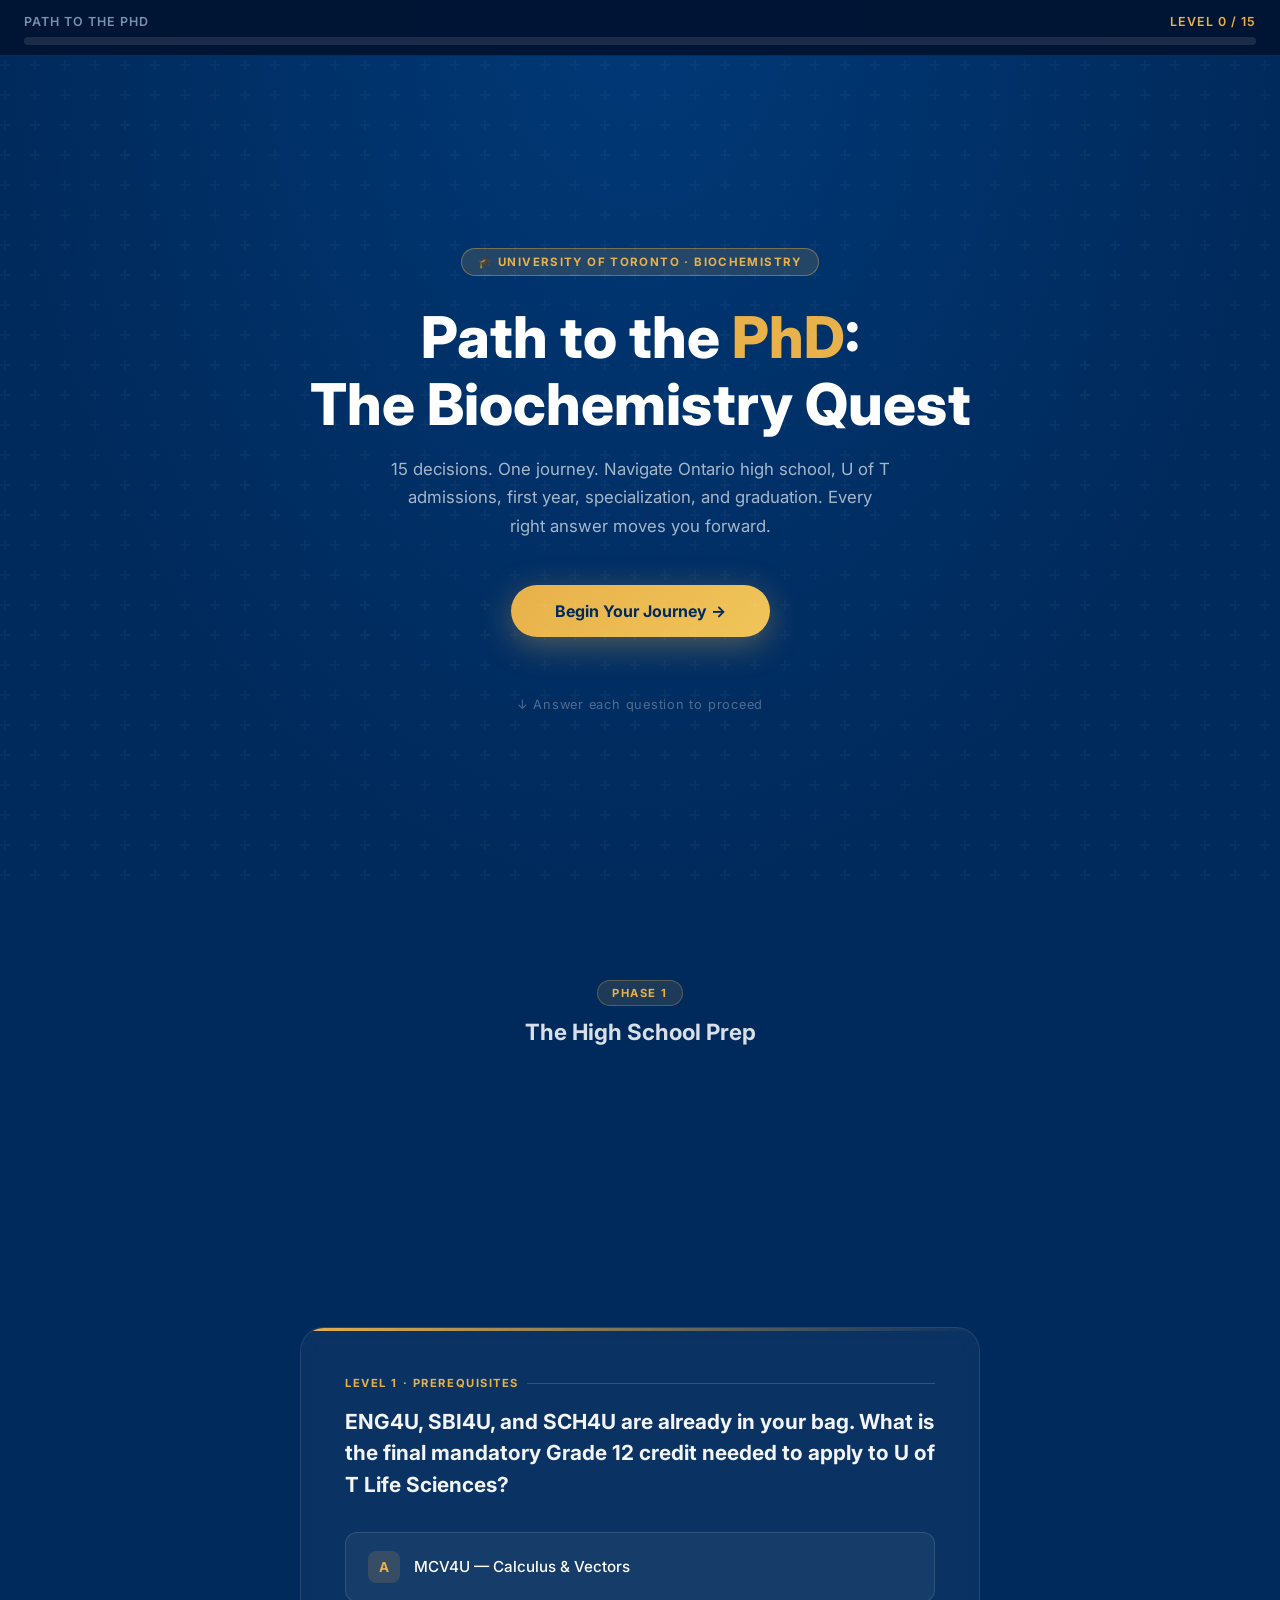
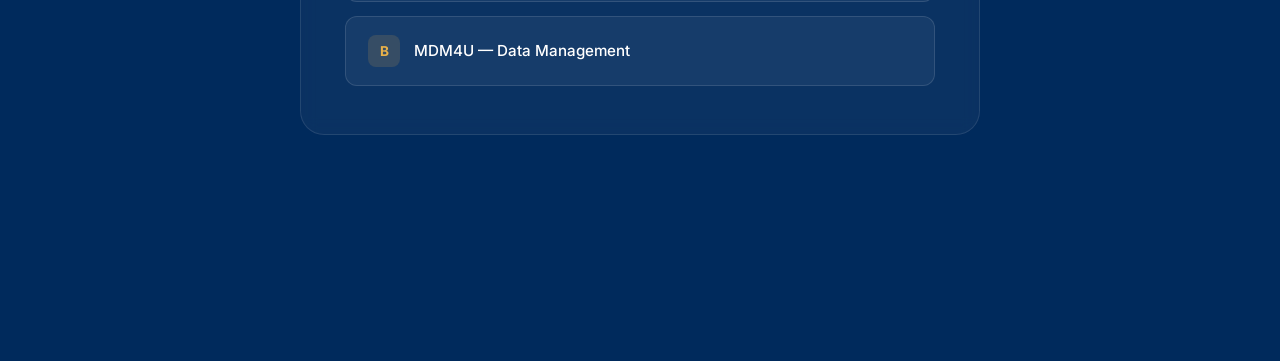
<file: quiz.html>
<!DOCTYPE html>
<html lang="en">

<head>
    <meta charset="UTF-8" />
    <meta name="viewport" content="width=device-width, initial-scale=1.0" />
    <title>Path to the PhD: The Biochemistry Quest</title>
    <link rel="preconnect" href="https://fonts.googleapis.com" />
    <link href="https://fonts.googleapis.com/css2?family=Inter:wght@300;400;600;700;800&display=swap"
        rel="stylesheet" />
    <style>
        /* ── Reset & Base ── */
        *,
        *::before,
        *::after {
            box-sizing: border-box;
            margin: 0;
            padding: 0;
        }

        :root {
            --navy: #002A5C;
            --navy2: #003876;
            --gold: #E8B14A;
            --white: #FFFFFF;
            --light: #EEF2F8;
            --muted: #7a90b1;
            --green: #27ae60;
            --red: #e74c3c;
            --radius: 16px;
        }

        html {
            scroll-behavior: smooth;
            scrollbar-width: none;
        }

        html::-webkit-scrollbar {
            display: none;
        }

        body {
            font-family: 'Inter', sans-serif;
            background: var(--navy);
            color: var(--white);
            min-height: 100vh;
            overflow-x: hidden;
        }

        /* ── Progress Bar ── */
        #progress-container {
            position: fixed;
            top: 0;
            left: 0;
            right: 0;
            z-index: 1000;
            background: rgba(0, 20, 50, 0.95);
            backdrop-filter: blur(12px);
            padding: 14px 24px 10px;
            border-bottom: 1px solid rgba(255, 255, 255, 0.08);
        }

        #progress-header {
            display: flex;
            justify-content: space-between;
            align-items: center;
            margin-bottom: 8px;
            font-size: 0.78rem;
            font-weight: 600;
            letter-spacing: 0.08em;
            text-transform: uppercase;
            color: var(--muted);
        }

        #progress-label {
            color: var(--gold);
        }

        #progress-bar-track {
            height: 8px;
            background: rgba(255, 255, 255, 0.1);
            border-radius: 99px;
            overflow: hidden;
        }

        #progress-bar-fill {
            height: 100%;
            width: 0%;
            background: linear-gradient(90deg, var(--gold), #f5d06e);
            border-radius: 99px;
            transition: width 0.6s cubic-bezier(0.4, 0, 0.2, 1);
            box-shadow: 0 0 12px rgba(232, 177, 74, 0.5);
        }

        /* ── Hero ── */
        #hero {
            min-height: 100vh;
            display: flex;
            flex-direction: column;
            align-items: center;
            justify-content: center;
            text-align: center;
            padding: 120px 24px 60px;
            background: radial-gradient(ellipse at 50% 0%, rgba(0, 80, 160, 0.4) 0%, transparent 70%);
            position: relative;
            overflow: hidden;
        }

        #hero::before {
            content: '';
            position: absolute;
            inset: 0;
            background: url("data:image/svg+xml,%3Csvg width='60' height='60' viewBox='0 0 60 60' xmlns='http://www.w3.org/2000/svg'%3E%3Cg fill='none' fill-rule='evenodd'%3E%3Cg fill='%23ffffff' fill-opacity='0.03'%3E%3Cpath d='M36 34v-4h-2v4h-4v2h4v4h2v-4h4v-2h-4zm0-30V0h-2v4h-4v2h4v4h2V6h4V4h-4zM6 34v-4H4v4H0v2h4v4h2v-4h4v-2H6zM6 4V0H4v4H0v2h4v4h2V6h4V4H6z'/%3E%3C/g%3E%3C/g%3E%3C/svg%3E");
            pointer-events: none;
        }

        .hero-badge {
            display: inline-block;
            background: rgba(232, 177, 74, 0.15);
            border: 1px solid rgba(232, 177, 74, 0.4);
            color: var(--gold);
            font-size: 0.72rem;
            font-weight: 700;
            letter-spacing: 0.12em;
            text-transform: uppercase;
            padding: 6px 16px;
            border-radius: 99px;
            margin-bottom: 28px;
        }

        #hero h1 {
            font-size: clamp(2rem, 5vw, 3.6rem);
            font-weight: 800;
            line-height: 1.15;
            max-width: 700px;
            margin-bottom: 18px;
        }

        #hero h1 span {
            color: var(--gold);
        }

        #hero p {
            font-size: 1.05rem;
            color: rgba(255, 255, 255, 0.65);
            max-width: 500px;
            line-height: 1.7;
            margin-bottom: 44px;
        }

        .btn-start {
            background: linear-gradient(135deg, var(--gold), #f0c55a);
            color: var(--navy);
            font-size: 1rem;
            font-weight: 700;
            padding: 16px 44px;
            border: none;
            border-radius: 99px;
            cursor: pointer;
            text-decoration: none;
            display: inline-block;
            transition: transform 0.2s, box-shadow 0.2s;
            box-shadow: 0 8px 32px rgba(232, 177, 74, 0.35);
        }

        .btn-start:hover {
            transform: translateY(-3px);
            box-shadow: 0 14px 40px rgba(232, 177, 74, 0.45);
        }

        /* ── Phase Headers ── */
        .phase-header {
            text-align: center;
            padding: 80px 24px 16px;
            position: relative;
        }

        .phase-tag {
            display: inline-block;
            background: rgba(232, 177, 74, 0.12);
            border: 1px solid rgba(232, 177, 74, 0.3);
            color: var(--gold);
            font-size: 0.7rem;
            font-weight: 700;
            letter-spacing: 0.14em;
            text-transform: uppercase;
            padding: 5px 14px;
            border-radius: 99px;
            margin-bottom: 12px;
        }

        .phase-header h2 {
            font-size: 1.4rem;
            font-weight: 700;
            opacity: 0.85;
        }

        /* ── Level Sections ── */
        .level-section {
            min-height: 100vh;
            display: flex;
            align-items: center;
            justify-content: center;
            padding: 100px 24px 60px;
        }

        .level-card {
            background: rgba(255, 255, 255, 0.04);
            border: 1px solid rgba(255, 255, 255, 0.1);
            border-radius: 24px;
            padding: 48px 44px;
            max-width: 680px;
            width: 100%;
            backdrop-filter: blur(8px);
            position: relative;
            overflow: hidden;
        }

        .level-card::before {
            content: '';
            position: absolute;
            top: 0;
            left: 0;
            right: 0;
            height: 3px;
            background: linear-gradient(90deg, var(--gold), transparent);
        }

        .level-number {
            font-size: 0.7rem;
            font-weight: 700;
            letter-spacing: 0.14em;
            text-transform: uppercase;
            color: var(--gold);
            margin-bottom: 16px;
            display: flex;
            align-items: center;
            gap: 8px;
        }

        .level-number::after {
            content: '';
            flex: 1;
            height: 1px;
            background: rgba(232, 177, 74, 0.25);
        }

        .level-card h3 {
            font-size: 1.3rem;
            font-weight: 700;
            line-height: 1.5;
            margin-bottom: 32px;
            color: rgba(255, 255, 255, 0.95);
        }

        .choices {
            display: flex;
            flex-direction: column;
            gap: 14px;
        }

        .choice-btn {
            background: rgba(255, 255, 255, 0.05);
            border: 1.5px solid rgba(255, 255, 255, 0.12);
            color: var(--white);
            font-family: 'Inter', sans-serif;
            font-size: 0.95rem;
            font-weight: 500;
            padding: 18px 22px;
            border-radius: 12px;
            cursor: pointer;
            text-align: left;
            transition: all 0.22s ease;
            display: flex;
            align-items: center;
            gap: 14px;
        }

        .choice-btn:hover {
            background: rgba(255, 255, 255, 0.1);
            border-color: rgba(232, 177, 74, 0.5);
            transform: translateX(4px);
        }

        .choice-btn .choice-letter {
            width: 32px;
            height: 32px;
            border-radius: 8px;
            background: rgba(232, 177, 74, 0.15);
            color: var(--gold);
            font-weight: 700;
            font-size: 0.85rem;
            display: flex;
            align-items: center;
            justify-content: center;
            flex-shrink: 0;
        }

        /* ── Completed question state ── */
        .correct-btn {
            background: rgba(39, 174, 96, 0.15) !important;
            border-color: rgba(39, 174, 96, 0.7) !important;
            box-shadow: 0 0 0 3px rgba(39, 174, 96, 0.18), 0 0 24px rgba(39, 174, 96, 0.35) !important;
            color: #5edd95 !important;
        }

        .correct-btn .choice-letter {
            background: rgba(39, 174, 96, 0.3) !important;
            color: #5edd95 !important;
        }

        .done-btn {
            opacity: 0.3 !important;
        }

        .level-section[data-done] .choice-btn {
            cursor: default !important;
            pointer-events: none !important;
        }

        .level-section[data-done] .choice-btn:hover {
            transform: none !important;
            background: rgba(255, 255, 255, 0.05) !important;
            border-color: rgba(255, 255, 255, 0.12) !important;
        }

        .level-section[data-done] .correct-btn:hover {
            background: rgba(39, 174, 96, 0.15) !important;
            border-color: rgba(39, 174, 96, 0.7) !important;
        }

        /* ── Win/Feedback Toasts ── */
        #toast {
            position: fixed;
            bottom: 30px;
            left: 50%;
            transform: translateX(-50%) translateY(100px);
            background: var(--green);
            color: white;
            font-weight: 700;
            font-size: 0.95rem;
            padding: 14px 32px;
            border-radius: 99px;
            z-index: 2000;
            transition: transform 0.4s cubic-bezier(0.34, 1.56, 0.64, 1), opacity 0.3s;
            opacity: 0;
            pointer-events: none;
            box-shadow: 0 8px 32px rgba(0, 0, 0, 0.3);
            white-space: nowrap;
        }

        #toast.show {
            transform: translateX(-50%) translateY(0);
            opacity: 1;
        }

        #toast.error {
            background: var(--red);
        }

        /* ── Hint Box ── */
        .hint-box {
            display: none;
            margin-top: 20px;
            background: rgba(231, 76, 60, 0.1);
            border: 1px solid rgba(231, 76, 60, 0.35);
            border-radius: 12px;
            padding: 16px 20px;
            font-size: 0.9rem;
            color: rgba(255, 255, 255, 0.85);
            line-height: 1.6;
            animation: fadeIn 0.3s ease;
        }

        .hint-box .hint-icon {
            color: #f39c12;
            font-size: 1.1rem;
            margin-right: 6px;
        }

        @keyframes fadeIn {
            from {
                opacity: 0;
                transform: translateY(6px);
            }

            to {
                opacity: 1;
                transform: translateY(0);
            }
        }

        /* ── Final Screen ── */
        #final {
            min-height: 100vh;
            display: flex;
            align-items: center;
            justify-content: center;
            padding: 100px 24px 60px;
        }

        .final-card {
            text-align: center;
            max-width: 660px;
            width: 100%;
        }

        .diploma-icon {
            font-size: 5rem;
            margin-bottom: 28px;
            display: block;
            animation: float 3s ease-in-out infinite;
        }

        @keyframes float {

            0%,
            100% {
                transform: translateY(0);
            }

            50% {
                transform: translateY(-12px);
            }
        }

        .final-card h2 {
            font-size: clamp(1.6rem, 4vw, 2.4rem);
            font-weight: 800;
            color: var(--gold);
            margin-bottom: 16px;
            line-height: 1.25;
        }

        .final-card p {
            font-size: 1.05rem;
            color: rgba(255, 255, 255, 0.65);
            margin-bottom: 40px;
            line-height: 1.7;
        }

        .confetti-burst {
            position: absolute;
            top: 50%;
            left: 50%;
            pointer-events: none;
        }

        /* ── Decorative Elements ── */
        .scroll-hint {
            text-align: center;
            margin-top: 40px;
            font-size: 0.8rem;
            color: rgba(255, 255, 255, 0.3);
            letter-spacing: 0.06em;
            animation: pulse 2s ease-in-out infinite;
        }

        @keyframes pulse {

            0%,
            100% {
                opacity: 0.3;
            }

            50% {
                opacity: 0.7;
            }
        }

        /* ── Locked sections ── */
        .locked {
            display: none !important;
        }

        /* ── Responsive ── */
        @media (max-width: 640px) {
            .level-card {
                padding: 32px 24px;
            }

            #hero h1 {
                font-size: 1.9rem;
            }
        }
    </style>
</head>

<body>

    <!-- ── Fixed Progress Bar ── -->
    <div id="progress-container">
        <div id="progress-header">
            <span>Path to the PhD</span>
            <span id="progress-label">Level 0 / 15</span>
        </div>
        <div id="progress-bar-track">
            <div id="progress-bar-fill"></div>
        </div>
    </div>

    <!-- ── Toast Notification ── -->
    <div id="toast"></div>

    <!-- ══════════════ HERO ══════════════ -->
    <section id="hero">
        <div class="hero-badge">🎓 University of Toronto · Biochemistry</div>
        <h1>Path to the <span>PhD</span>:<br />The Biochemistry Quest</h1>
        <p>15 decisions. One journey. Navigate Ontario high school, U of T admissions, first year, specialization, and
            graduation. Every right answer moves you forward.</p>
        <a href="javascript:void(0)" class="btn-start" onclick="scrollToLevel('lv1')">Begin Your Journey →</a>
        <div class="scroll-hint" style="margin-top:60px;">↓ Answer each question to proceed</div>
    </section>

    <!-- ══════════════ PHASE 1 ══════════════ -->
    <div class="phase-header" id="ph1">
        <div class="phase-tag">Phase 1</div>
        <h2>The High School Prep</h2>
    </div>

    <!-- Level 1 -->
    <section class="level-section" id="lv1">
        <div class="level-card">
            <div class="level-number">Level 1 · Prerequisites</div>
            <h3>ENG4U, SBI4U, and SCH4U are already in your bag. What is the final mandatory Grade 12 credit needed to
                apply to U of T Life Sciences?</h3>
            <div class="choices">
                <button class="choice-btn" onclick="answer(1, true, 'lv2', '', this)">
                    <span class="choice-letter">A</span> MCV4U — Calculus & Vectors
                </button>
                <button class="choice-btn"
                    onclick="answer(1, false, 'lv1', 'MDM4U (Data Management) is a great course, but U of T Life Sciences requires MCV4U Calculus & Vectors as the calculus prerequisite.', this)">
                    <span class="choice-letter">B</span> MDM4U — Data Management
                </button>
            </div>
            <div class="hint-box" id="hint-lv1"></div>
        </div>
    </section>

    <!-- Level 2 -->
    <section class="level-section locked" id="lv2">
        <div class="level-card">
            <div class="level-number">Level 2 · Target Average</div>
            <h3>You are aiming for St. George campus. What is the 'competitive' average range that gives you a realistic
                shot at an offer?</h3>
            <div class="choices">
                <button class="choice-btn"
                    onclick="answer(2, false, 'lv2', 'A 75–80% average is the minimum threshold — but to be competitive at St. George you need to aim significantly higher. Try again!', this)">
                    <span class="choice-letter">A</span> 75–80%
                </button>
                <button class="choice-btn" onclick="answer(2, true, 'lv3', '', this)">
                    <span class="choice-letter">B</span> 88–92%
                </button>
            </div>
            <div class="hint-box" id="hint-lv2"></div>
        </div>
    </section>

    <!-- Level 3 -->
    <section class="level-section locked" id="lv3">
        <div class="level-card">
            <div class="level-number">Level 3 · Course Selection</div>
            <h3>It's course selection time. Which elective is highly recommended for First-Year Physics at U of T?</h3>
            <div class="choices">
                <button class="choice-btn" onclick="answer(3, true, 'lv4', '', this)">
                    <span class="choice-letter">A</span> SPH4U — Physics
                </button>
                <button class="choice-btn"
                    onclick="answer(3, false, 'lv3', 'ICS4U (Computer Science) is useful but not the recommended prep for First-Year Physics. Strong physics background from SPH4U is the key.', this)">
                    <span class="choice-letter">B</span> ICS4U — Computer Science
                </button>
            </div>
            <div class="hint-box" id="hint-lv3"></div>
        </div>
    </section>

    <!-- ══════════════ PHASE 2 ══════════════ -->
    <div class="phase-header locked" id="ph2">
        <div class="phase-tag">Phase 2</div>
        <h2>Admission & Entrance</h2>
    </div>

    <!-- Level 4 -->
    <section class="level-section locked" id="lv4">
        <div class="level-card">
            <div class="level-number">Level 4 · Offer Letter</div>
            <h3>Your offer arrived! What Admission Category are you accepted into as an incoming first-year student?
            </h3>
            <div class="choices">
                <button class="choice-btn" onclick="answer(4, true, 'lv5', '', this)">
                    <span class="choice-letter">A</span> Life Sciences
                </button>
                <button class="choice-btn"
                    onclick="answer(4, false, 'lv4', 'You cannot apply directly to Biochemistry Specialist as an incoming student. You first enter Life Sciences and then choose your Program of Study (POSt) after first year.', this)">
                    <span class="choice-letter">B</span> Biochemistry Specialist
                </button>
            </div>
            <div class="hint-box" id="hint-lv4"></div>
        </div>
    </section>

    <!-- Level 5 -->
    <section class="level-section locked" id="lv5">
        <div class="level-card">
            <div class="level-number">Level 5 · College Choice</div>
            <h3>Time to pick your Federated College. Which college is closest to the Medical Sciences Building — your
                future home base?</h3>
            <div class="choices">
                <button class="choice-btn" onclick="answer(5, true, 'lv6', '', this)">
                    <span class="choice-letter">A</span> University College or New College
                </button>
                <button class="choice-btn"
                    onclick="answer(5, false, 'lv5', 'Victoria College is a beautiful college but it is further east on campus — a longer walk to the Medical Sciences Building. UC and New College are much closer!', this)">
                    <span class="choice-letter">B</span> Victoria College
                </button>
            </div>
            <div class="hint-box" id="hint-lv5"></div>
        </div>
    </section>

    <!-- ══════════════ PHASE 3 ══════════════ -->
    <div class="phase-header locked" id="ph3">
        <div class="phase-tag">Phase 3</div>
        <h2>First Year · The POSt</h2>
    </div>

    <!-- Level 6 -->
    <section class="level-section locked" id="lv6">
        <div class="level-card">
            <div class="level-number">Level 6 · Tuition Reality</div>
            <h3>OSAP is in. Scholarships are applied. Approximately how much is domestic first-year tuition for Life
                Sciences?</h3>
            <div class="choices">
                <button class="choice-btn"
                    onclick="answer(6, false, 'lv6', '$4,000 reflects a much older tuition era. Life Sciences tuition at U of T St. George is currently $6,100+ per year for domestic students.', this)">
                    <span class="choice-letter">A</span> ~$4,000
                </button>
                <button class="choice-btn" onclick="answer(6, true, 'lv7', '', this)">
                    <span class="choice-letter">B</span> $6,100+
                </button>
            </div>
            <div class="hint-box" id="hint-lv6"></div>
        </div>
    </section>

    <!-- Level 7 -->
    <section class="level-section locked" id="lv7">
        <div class="level-card">
            <div class="level-number">Level 7 · The Gatekeepers</div>
            <h3>These Biology courses are the gatekeepers to your POSt. Which course codes are the required first-year
                pair?</h3>
            <div class="choices">
                <button class="choice-btn" onclick="answer(7, true, 'lv8', '', this)">
                    <span class="choice-letter">A</span> BIO120 & BIO130
                </button>
                <button class="choice-btn"
                    onclick="answer(7, false, 'lv7', 'BIO220 & BIO230 are second-year courses! You need BIO120 (Adaptation and Biodiversity) and BIO130 (Molecular and Cell Biology) in first year.', this)">
                    <span class="choice-letter">B</span> BIO220 & BIO230
                </button>
            </div>
            <div class="hint-box" id="hint-lv7"></div>
        </div>
    </section>

    <!-- Level 8 -->
    <section class="level-section locked" id="lv8">
        <div class="level-card">
            <div class="level-number">Level 8 · Chemistry Foundation</div>
            <h3>Biochemistry demands a strong chemistry base. Which first-year chemistry duo is required for the
                Biochemistry program?</h3>
            <div class="choices">
                <button class="choice-btn" onclick="answer(8, true, 'lv9', '', this)">
                    <span class="choice-letter">A</span> CHM135 & CHM136
                </button>
                <button class="choice-btn"
                    onclick="answer(8, false, 'lv8', 'CHM247 & CHM249 are upper-year organic chemistry courses. You need CHM135 (Physical & Biological Chemistry I) and CHM136 (II) in first year first.', this)">
                    <span class="choice-letter">B</span> CHM247 & CHM249
                </button>
            </div>
            <div class="hint-box" id="hint-lv8"></div>
        </div>
    </section>

    <!-- ══════════════ PHASE 4 ══════════════ -->
    <div class="phase-header locked" id="ph4">
        <div class="phase-tag">Phase 4</div>
        <h2>The Specialization</h2>
    </div>

    <!-- Level 9 -->
    <section class="level-section locked" id="lv9">
        <div class="level-card">
            <div class="level-number">Level 9 · POSt Decision</div>
            <h3>End of Year 1! You're choosing between a Specialist and a Major program. Which one requires completing
                14.0+ credits in the discipline?</h3>
            <div class="choices">
                <button class="choice-btn" onclick="answer(9, true, 'lv10', '', this)">
                    <span class="choice-letter">A</span> Specialist
                </button>
                <button class="choice-btn"
                    onclick="answer(9, false, 'lv9', 'A Major typically requires around 7–9 credits. The Specialist is the intensive, in-depth stream requiring 14.0+ credits in the discipline.', this)">
                    <span class="choice-letter">B</span> Major
                </button>
            </div>
            <div class="hint-box" id="hint-lv9"></div>
        </div>
    </section>

    <!-- Level 10 -->
    <section class="level-section locked" id="lv10">
        <div class="level-card">
            <div class="level-number">Level 10 · ASIP Internship</div>
            <h3>You want paid work experience via the Arts & Science Internship Program (ASIP). When do you apply?</h3>
            <div class="choices">
                <button class="choice-btn"
                    onclick="answer(10, false, 'lv10', 'ASIP applications are not open to high school students. You apply during your second year of university, for a 12–16 month paid placement.', this)">
                    <span class="choice-letter">A</span> In Grade 12 before arriving
                </button>
                <button class="choice-btn" onclick="answer(10, true, 'lv11', '', this)">
                    <span class="choice-letter">B</span> During Year 2 of university
                </button>
            </div>
            <div class="hint-box" id="hint-lv10"></div>
        </div>
    </section>

    <!-- ══════════════ PHASE 5 ══════════════ -->
    <div class="phase-header locked" id="ph5">
        <div class="phase-tag">Phase 5</div>
        <h2>The Upper Years</h2>
    </div>

    <!-- Level 11 -->
    <section class="level-section locked" id="lv11">
        <div class="level-card">
            <div class="level-number">Level 11 · Cost of Living</div>
            <h3>You're living downtown in residence. What is a realistic annual budget for a Double Room + Meal Plan at
                U of T?</h3>
            <div class="choices">
                <button class="choice-btn"
                    onclick="answer(11, false, 'lv11', '$10,000 significantly underestimates Toronto living costs. A residence double room + meal plan at U of T runs approximately $18,000–$21,000 per year.', this)">
                    <span class="choice-letter">A</span> ~$10,000
                </button>
                <button class="choice-btn" onclick="answer(11, true, 'lv12', '', this)">
                    <span class="choice-letter">B</span> $18,000–$21,000
                </button>
            </div>
            <div class="hint-box" id="hint-lv11"></div>
        </div>
    </section>

    <!-- Level 12 -->
    <section class="level-section locked" id="lv12">
        <div class="level-card">
            <div class="level-number">Level 12 · Lab Technique</div>
            <h3>Year 3 lab work! You need to separate proteins by molecular weight. Which technique do you reach for?
            </h3>
            <div class="choices">
                <button class="choice-btn" onclick="answer(12, true, 'lv13', '', this)">
                    <span class="choice-letter">A</span> SDS-PAGE
                </button>
                <button class="choice-btn"
                    onclick="answer(12, false, 'lv12', 'Titration is a basic analytical chemistry technique used to determine concentration — not to separate proteins by size. SDS-PAGE (polyacrylamide gel electrophoresis) is the gold standard for that!', this)">
                    <span class="choice-letter">B</span> Titration
                </button>
            </div>
            <div class="hint-box" id="hint-lv12"></div>
        </div>
    </section>

    <!-- Level 13 -->
    <section class="level-section locked" id="lv13">
        <div class="level-card">
            <div class="level-number">Level 13 · Research Project</div>
            <h3>Year 4! You want the independent research project course in Biochemistry. What is its course code?</h3>
            <div class="choices">
                <button class="choice-btn" onclick="answer(13, true, 'lv14', '', this)">
                    <span class="choice-letter">A</span> BCH473
                </button>
                <button class="choice-btn"
                    onclick="answer(13, false, 'lv13', 'PSYC100 is Introduction to Psychology — totally different department! The Biochemistry independent research project is BCH473.', this)">
                    <span class="choice-letter">B</span> PSYC100
                </button>
            </div>
            <div class="hint-box" id="hint-lv13"></div>
        </div>
    </section>

    <!-- ══════════════ PHASE 6 ══════════════ -->
    <div class="phase-header locked" id="ph6">
        <div class="phase-tag">Phase 6</div>
        <h2>The Finish Line</h2>
    </div>

    <!-- Level 14 -->
    <section class="level-section locked" id="lv14">
        <div class="level-card">
            <div class="level-number">Level 14 · Degree Name</div>
            <h3>120 credits complete. Convocation day is booked. What is the official title of your U of T degree?</h3>
            <div class="choices">
                <button class="choice-btn" onclick="answer(14, true, 'lv15', '', this)">
                    <span class="choice-letter">A</span> Honours Bachelor of Science (HBSc)
                </button>
                <button class="choice-btn"
                    onclick="answer(14, false, 'lv14', 'A Bachelor of Arts is for humanities and social sciences programs. Life Sciences & Biochemistry graduates receive the Honours Bachelor of Science (HBSc).', this)">
                    <span class="choice-letter">B</span> Bachelor of Arts (BA)
                </button>
            </div>
            <div class="hint-box" id="hint-lv14"></div>
        </div>
    </section>

    <!-- Level 15 -->
    <section class="level-section locked" id="lv15">
        <div class="level-card">
            <div class="level-number">Level 15 · The Final Boss</div>
            <h3>Graduation! You've decided Medical School is your destiny. What standardized exam should you have been
                preparing for throughout undergrad?</h3>
            <div class="choices">
                <button class="choice-btn"
                    onclick="answer(15, false, 'lv15', 'The LSAT (Law School Admission Test) is for law school — wrong destination! Medical school requires the MCAT (Medical College Admission Test), which covers biology, chemistry, physics, and critical reasoning.')">
                    <span class="choice-letter">A</span> The LSAT
                </button>
                <button class="choice-btn" onclick="answer(15, true, 'final')">
                    <span class="choice-letter">B</span> The MCAT
                </button>
            </div>
            <div class="hint-box" id="hint-lv15"></div>
        </div>
    </section>

    <!-- ══════════════ FINAL SCREEN ══════════════ -->
    <section id="final" style="display:none;">
        <div class="final-card">
            <span class="diploma-icon">🎓</span>
            <h2>🏆 DIPLOMA UNLOCKED</h2>
            <h2 style="color:white; font-size:1.4rem; margin-top:8px; margin-bottom:24px;">U of T Biochemistry Graduate
            </h2>
            <p>You navigated high school prep, survived the POSt, mastered lab techniques, completed your research
                project, and are walking across the Convocation Hall stage. Your HBSc in Biochemistry is in hand — and
                the MCAT is next.<br /><br />The journey was real. The knowledge is yours. 🔬</p>
            <button class="btn-start" onclick="restartGame()">↺ Restart Journey</button>
        </div>
    </section>

    <script>
        // ── State ──
        let currentLevel = 0;

        // ── Unlock map: after answering level N correctly, reveal these IDs ──
        const unlockMap = {
            1: ['lv2'],
            2: ['lv3'],
            3: ['ph2', 'lv4'],
            4: ['lv5'],
            5: ['ph3', 'lv6'],
            6: ['lv7'],
            7: ['lv8'],
            8: ['ph4', 'lv9'],
            9: ['lv10'],
            10: ['ph5', 'lv11'],
            11: ['lv12'],
            12: ['lv13'],
            13: ['ph6', 'lv14'],
            14: ['lv15'],
            15: ['final']
        };

        // All lockable IDs (for restart)
        const allLockable = [
            'lv2', 'lv3',
            'ph2', 'lv4', 'lv5',
            'ph3', 'lv6', 'lv7', 'lv8',
            'ph4', 'lv9', 'lv10',
            'ph5', 'lv11', 'lv12', 'lv13',
            'ph6', 'lv14', 'lv15',
            'final'
        ];

        // ── Progress ──
        function updateProgress(level) {
            const pct = Math.round((level / 15) * 100);
            document.getElementById('progress-bar-fill').style.width = pct + '%';
            document.getElementById('progress-label').textContent = `Level ${level} / 15`;
            currentLevel = level;
        }

        // ── Toast ──
        function showToast(msg, isError = false) {
            const t = document.getElementById('toast');
            t.textContent = msg;
            t.className = isError ? 'error' : '';
            void t.offsetWidth;
            t.classList.add('show');
            setTimeout(() => t.classList.remove('show'), 2800);
        }

        // ── Scroll ──
        function scrollToLevel(id) {
            const el = document.getElementById(id);
            if (el) el.scrollIntoView({ behavior: 'smooth', block: 'start' });
        }

        // ── Unlock next section(s) ──
        function unlockNext(lvNum) {
            const ids = unlockMap[lvNum] || [];
            ids.forEach(id => {
                const el = document.getElementById(id);
                if (el) el.classList.remove('locked');
            });
            // Final screen uses flex
            if (ids.includes('final')) {
                document.getElementById('final').style.display = 'flex';
            }
            // Return the first ID to scroll to
            return ids[ids.length - 1] || null;
        }

        // ── Answer Handler ──
        function answer(lvNum, isCorrect, nextId, hintText, btn) {
            const section = document.getElementById('lv' + lvNum);

            // If already answered correctly, do nothing
            if (section && section.dataset.done) return;

            const hintEl = document.getElementById('hint-lv' + lvNum);

            if (isCorrect) {
                if (hintEl) hintEl.style.display = 'none';
                showToast('⬆️ Level Up! Correct answer!', false);
                updateProgress(lvNum);

                // Mark section as done and style buttons
                if (section) {
                    section.dataset.done = '1';
                    // Glow the correct button
                    if (btn) btn.classList.add('correct-btn');
                    // Fade all other buttons
                    section.querySelectorAll('.choice-btn').forEach(b => {
                        if (b !== btn) b.classList.add('done-btn');
                    });
                }

                // Unlock before scrolling so element exists in layout
                const scrollTarget = unlockNext(lvNum);

                setTimeout(() => {
                    if (scrollTarget) scrollToLevel(scrollTarget);
                }, 700);

            } else {
                if (hintEl) {
                    hintEl.innerHTML = '<span class="hint-icon">💡</span> <strong>Hint:</strong> ' + hintText;
                    hintEl.style.display = 'block';
                }
                showToast('❌ Not quite! Read the hint and try again.', true);
            }
        }

        // ── Restart ──
        function restartGame() {
            updateProgress(0);

            // Re-lock everything except ph1 and lv1
            allLockable.forEach(id => {
                const el = document.getElementById(id);
                if (el) {
                    el.classList.add('locked');
                    if (id === 'final') el.style.display = 'none';
                }
            });

            // Remove completion state from all sections
            document.querySelectorAll('.level-section[data-done]').forEach(s => {
                delete s.dataset.done;
                s.querySelectorAll('.choice-btn').forEach(b => {
                    b.classList.remove('correct-btn', 'done-btn');
                });
            });

            // Clear all hint boxes
            document.querySelectorAll('.hint-box').forEach(h => {
                h.style.display = 'none';
                h.innerHTML = '';
            });

            window.scrollTo({ top: 0, behavior: 'smooth' });
        }

        // ── Init ──
        updateProgress(0);
    </script>
</body>

</html>
</file>
